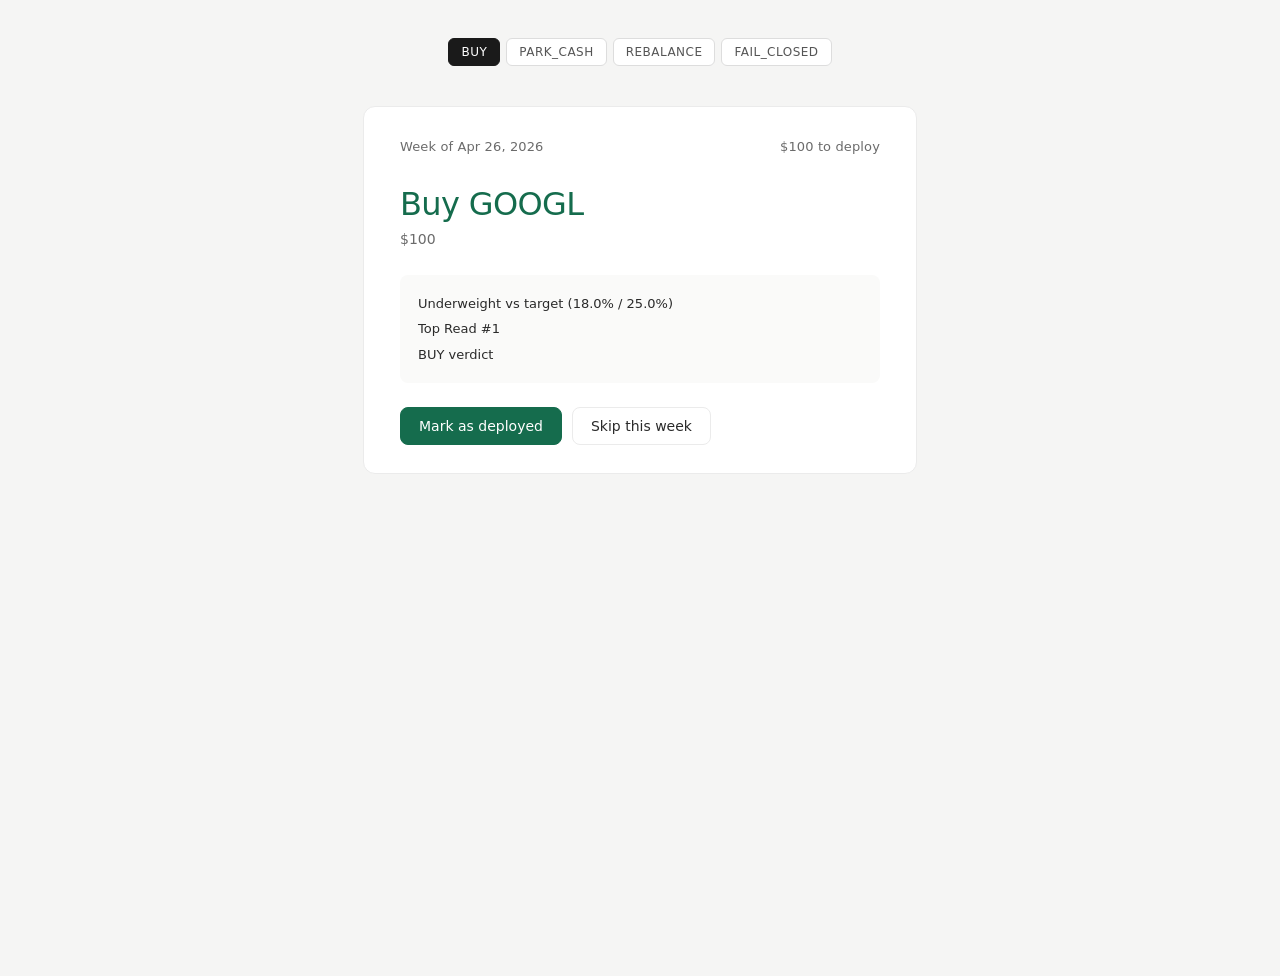
<file: wap/screen.html>
<!DOCTYPE html>
<html lang="en">
<head>
  <meta charset="utf-8">
  <title>Weekly Action Plan — Preview</title>
  <link rel="stylesheet" href="ui.css">
</head>
<body class="wap-preview">

  <!-- Demo state switcher (preview only — remove on integration) -->
  <div class="wap-preview__switcher">
    <button class="wap-preview__tab is-active" data-state="BUY">BUY</button>
    <button class="wap-preview__tab"           data-state="PARK_CASH">PARK_CASH</button>
    <button class="wap-preview__tab"           data-state="REBALANCE">REBALANCE</button>
    <button class="wap-preview__tab"           data-state="FAIL_CLOSED">FAIL_CLOSED</button>
  </div>

  <!-- The single WAP card. Re-rendered per state. -->
  <section class="wap" id="wap"></section>

  <script src="ui.js"></script>
  <script>
    (function () {
      var weekOf = new Date('2026-04-26');
      var contribution = 100;

      // Fixture data — Phase 3 will replace with engine output + adapter assembly
      var fixtures = {
        BUY: {
          result: {
            type: 'BUY',
            ticker: 'GOOGL',
            amount_usd: 100,
            reason: 'Underweight vs target (18.0% / 25.0%), Top Read #1, BUY verdict.'
          },
          contribution: contribution,
          weekOf: weekOf
        },
        PARK_CASH: {
          result: {
            type: 'PARK_CASH',
            reason: 'No candidate cleared all guardrails this week.'
          },
          contribution: contribution,
          weekOf: weekOf
        },
        REBALANCE: {
          result: {
            type: 'REBALANCE',
            ticker: 'GOOGL',
            reason: 'GOOGL is 5.5pp over target (30.5% / 25.0%). Recommend trimming before next contribution.'
          },
          contribution: contribution,
          weekOf: weekOf
        },
        FAIL_CLOSED: {
          state: 'FAIL_CLOSED',
          contribution: null,
          weekOf: weekOf,
          failReason: "Run Compare & Rank to generate this week's plan."
        }
      };

      var container = document.getElementById('wap');
      function show(state) {
        WAPUi.render(container, fixtures[state]);
        Array.prototype.forEach.call(
          document.querySelectorAll('.wap-preview__tab'),
          function (t) { t.classList.toggle('is-active', t.getAttribute('data-state') === state); }
        );
      }
      Array.prototype.forEach.call(
        document.querySelectorAll('.wap-preview__tab'),
        function (t) { t.addEventListener('click', function () { show(t.getAttribute('data-state')); }); }
      );
      show('BUY');
    })();
  </script>
</body>
</html>
</file>
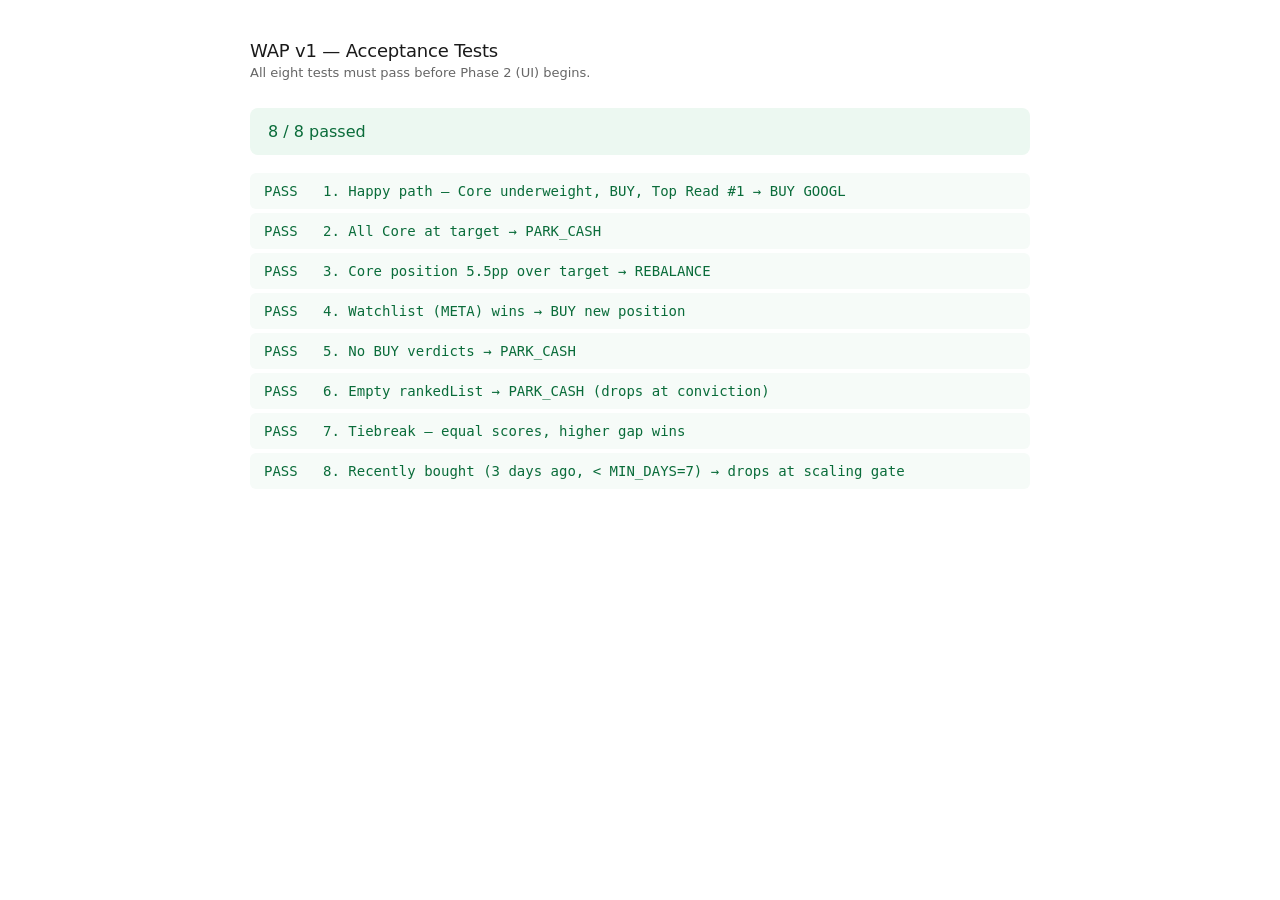
<file: wap/test.html>
<!DOCTYPE html>
<html lang="en">
<head>
  <meta charset="utf-8">
  <title>WAP v1 — Acceptance Tests</title>
  <style>
    body {
      font-family: -apple-system, BlinkMacSystemFont, "Segoe UI", system-ui, sans-serif;
      max-width: 780px;
      margin: 40px auto;
      padding: 0 24px;
      color: #1a1a1a;
      background: #fff;
    }
    h1 {
      font-size: 18px;
      font-weight: 500;
      margin: 0 0 4px;
      letter-spacing: -0.01em;
    }
    .sub {
      color: #666;
      font-size: 13px;
      margin-bottom: 28px;
    }
    .summary {
      font-size: 16px;
      font-weight: 500;
      padding: 14px 18px;
      border-radius: 8px;
      margin-bottom: 18px;
    }
    .summary.pass { background: #ecf8f1; color: #0a6c3a; }
    .summary.fail { background: #fdeeee; color: #a8241f; }
    .row {
      padding: 10px 14px;
      border-radius: 6px;
      font-size: 14px;
      margin-bottom: 4px;
      font-family: ui-monospace, "SF Mono", Menlo, Consolas, monospace;
    }
    .row.pass { color: #0a6c3a; background: #f6fbf8; }
    .row.fail { color: #a8241f; background: #fdf6f5; }
    .err {
      color: #666;
      font-size: 12px;
      padding-top: 6px;
      padding-left: 8px;
      font-family: -apple-system, system-ui, sans-serif;
    }
  </style>
</head>
<body>
  <h1>WAP v1 — Acceptance Tests</h1>
  <div class="sub">All eight tests must pass before Phase 2 (UI) begins.</div>
  <div id="results">Running…</div>

  <script src="engine.js"></script>
  <script src="engine.test.js"></script>
</body>
</html>
</file>
<file: wap/ui.css>
/* =====================================================================
   Weekly Action Plan — UI styles (v1)
   Premium, calm, single-card layout. Self-contained CSS variables so the
   integrator can remap to existing Fortis design tokens without rewrites.
   ===================================================================== */

:root {
  --wap-bg:           #ffffff;
  --wap-surface:      #fafaf9;
  --wap-fg-strong:    #111111;
  --wap-fg:           #2a2a2a;
  --wap-fg-muted:     #6b6b6b;
  --wap-fg-faint:     #9a9a9a;
  --wap-border:       #ebebeb;
  --wap-accent:       #156c4d;   /* quiet confident green — BUY */
  --wap-accent-hover: #0f5b40;
  --wap-alert:        #8a5a00;   /* warm amber — REBALANCE */
  --wap-radius:       12px;
}

/* ---------- Card shell ---------- */
.wap {
  background: var(--wap-bg);
  border: 1px solid var(--wap-border);
  border-radius: var(--wap-radius);
  padding: 32px 36px 28px;
  max-width: 480px;
  margin: 40px auto;
  font-family: -apple-system, BlinkMacSystemFont, "Segoe UI", system-ui, sans-serif;
  color: var(--wap-fg);
  -webkit-font-smoothing: antialiased;
}

/* ---------- Header ---------- */
.wap__header {
  display: flex;
  justify-content: space-between;
  align-items: baseline;
  font-size: 13px;
  color: var(--wap-fg-muted);
  letter-spacing: 0.01em;
  padding-bottom: 28px;
}
.wap__week        { font-weight: 500; }
.wap__contribution { font-variant-numeric: tabular-nums; }

/* ---------- Main decision ---------- */
.wap__main { padding: 4px 0 28px; }

.wap__decision {
  font-size: 32px;
  font-weight: 500;
  letter-spacing: -0.02em;
  line-height: 1.15;
  color: var(--wap-fg-strong);
}
.wap__decision--accent { color: var(--wap-accent); }
.wap__decision--alert  { color: var(--wap-alert); }
.wap__decision--muted  { color: var(--wap-fg-muted); }

.wap__amount {
  font-size: 14px;
  color: var(--wap-fg-muted);
  margin-top: 8px;
  font-variant-numeric: tabular-nums;
}

/* ---------- Why block ---------- */
.wap__why {
  background: var(--wap-surface);
  border-radius: 8px;
  padding: 16px 18px;
  margin-bottom: 24px;
}
.wap__why-item {
  font-size: 13px;
  color: var(--wap-fg);
  line-height: 1.5;
  padding: 3px 0;
}

/* ---------- Actions ---------- */
.wap__actions {
  display: flex;
  gap: 10px;
}
.wap__btn {
  font-family: inherit;
  font-size: 14px;
  padding: 10px 18px;
  border-radius: 8px;
  border: 1px solid transparent;
  cursor: pointer;
  transition: background-color 0.12s ease, color 0.12s ease, border-color 0.12s ease;
}
.wap__btn--primary {
  background: var(--wap-accent);
  color: #fff;
  border-color: var(--wap-accent);
}
.wap__btn--primary:hover { background: var(--wap-accent-hover); border-color: var(--wap-accent-hover); }

.wap__btn--secondary {
  background: transparent;
  color: var(--wap-fg);
  border-color: var(--wap-border);
}
.wap__btn--secondary:hover { background: var(--wap-surface); }

.wap__btn:focus-visible { outline: 2px solid var(--wap-accent); outline-offset: 2px; }

/* ---------- Confirmation row (replaces actions after click) ---------- */
.wap__confirm {
  font-size: 13px;
  color: var(--wap-fg-muted);
  padding: 10px 2px;
}

/* =====================================================================
   Preview-only styles (the demo state switcher; remove on integration)
   ===================================================================== */
.wap-preview {
  background: #f5f5f4;
  min-height: 100vh;
  padding: 30px 0;
  font-family: -apple-system, system-ui, sans-serif;
}
.wap-preview__switcher {
  display: flex;
  gap: 6px;
  justify-content: center;
  margin-bottom: 12px;
}
.wap-preview__tab {
  font-family: inherit;
  font-size: 12px;
  letter-spacing: 0.04em;
  padding: 6px 12px;
  border: 1px solid #ddd;
  background: #fff;
  color: #555;
  border-radius: 6px;
  cursor: pointer;
}
.wap-preview__tab.is-active {
  background: #1a1a1a;
  color: #fff;
  border-color: #1a1a1a;
}
</file>
